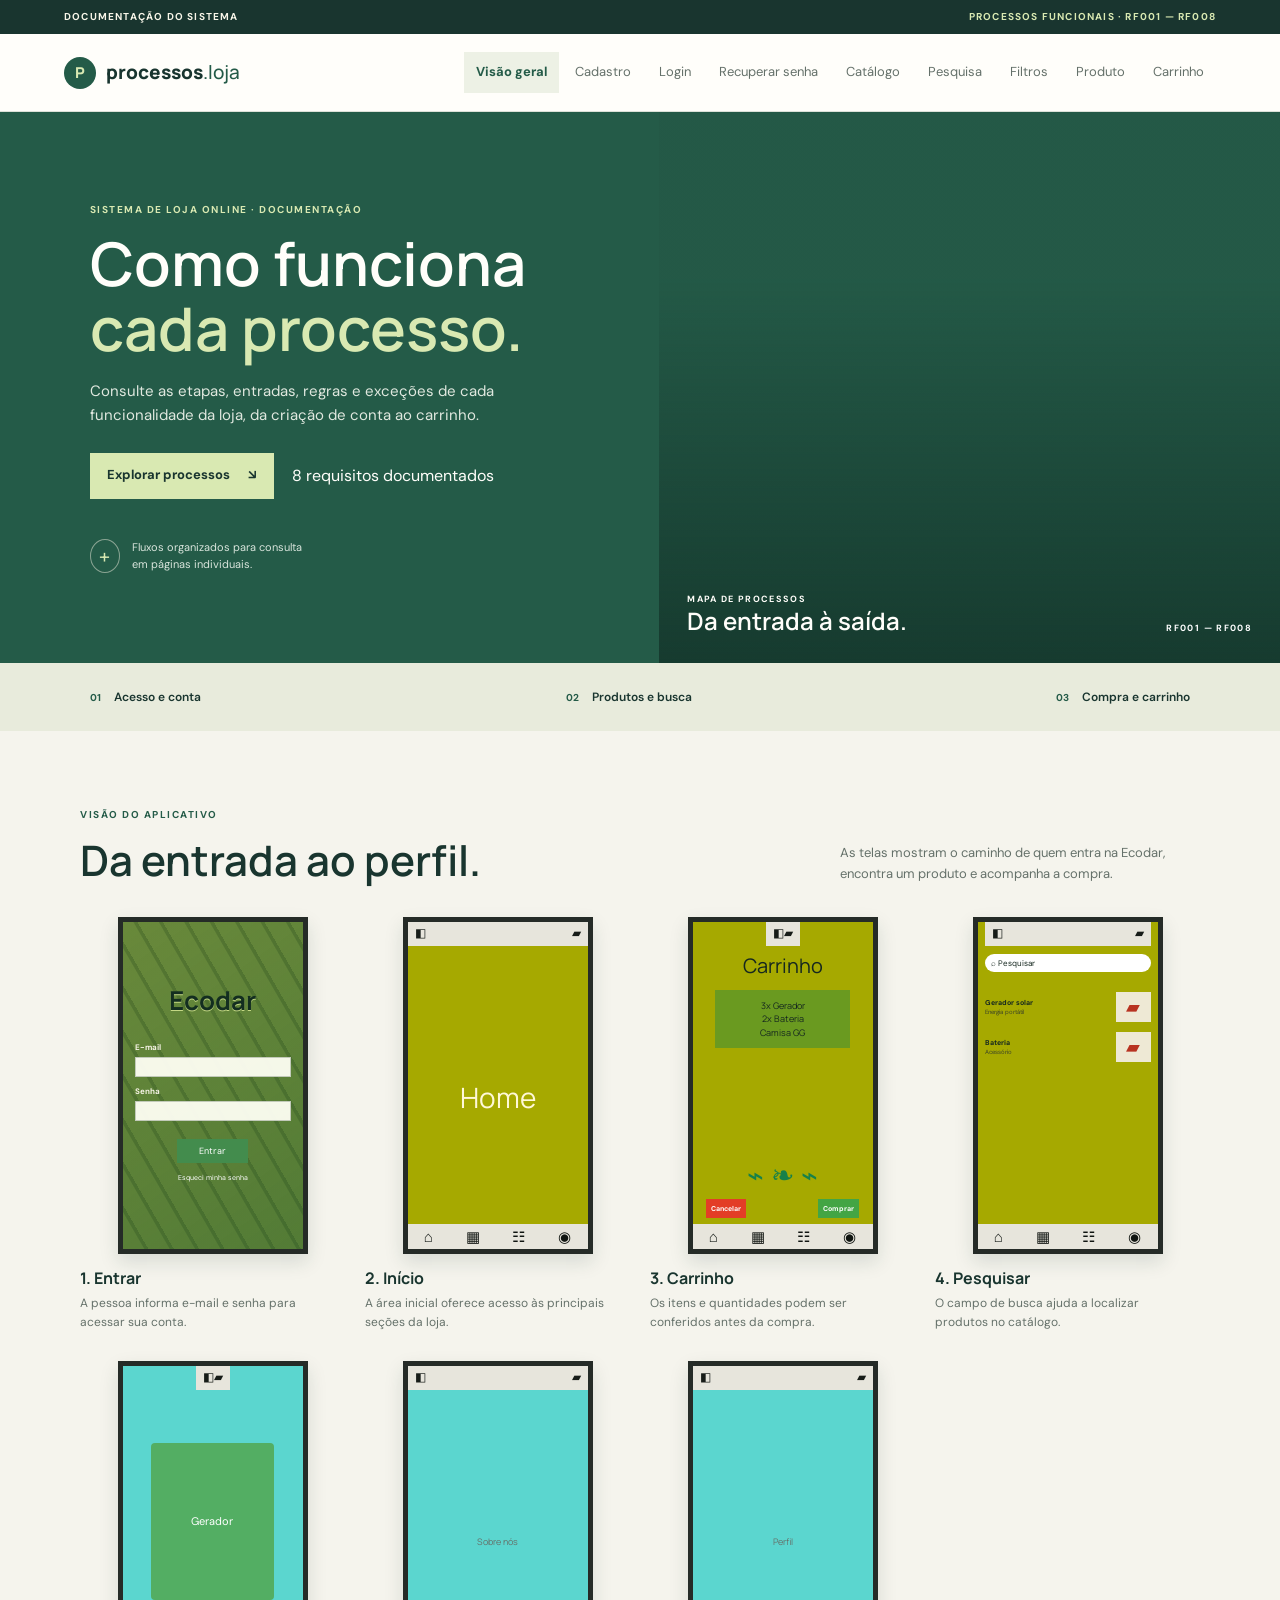
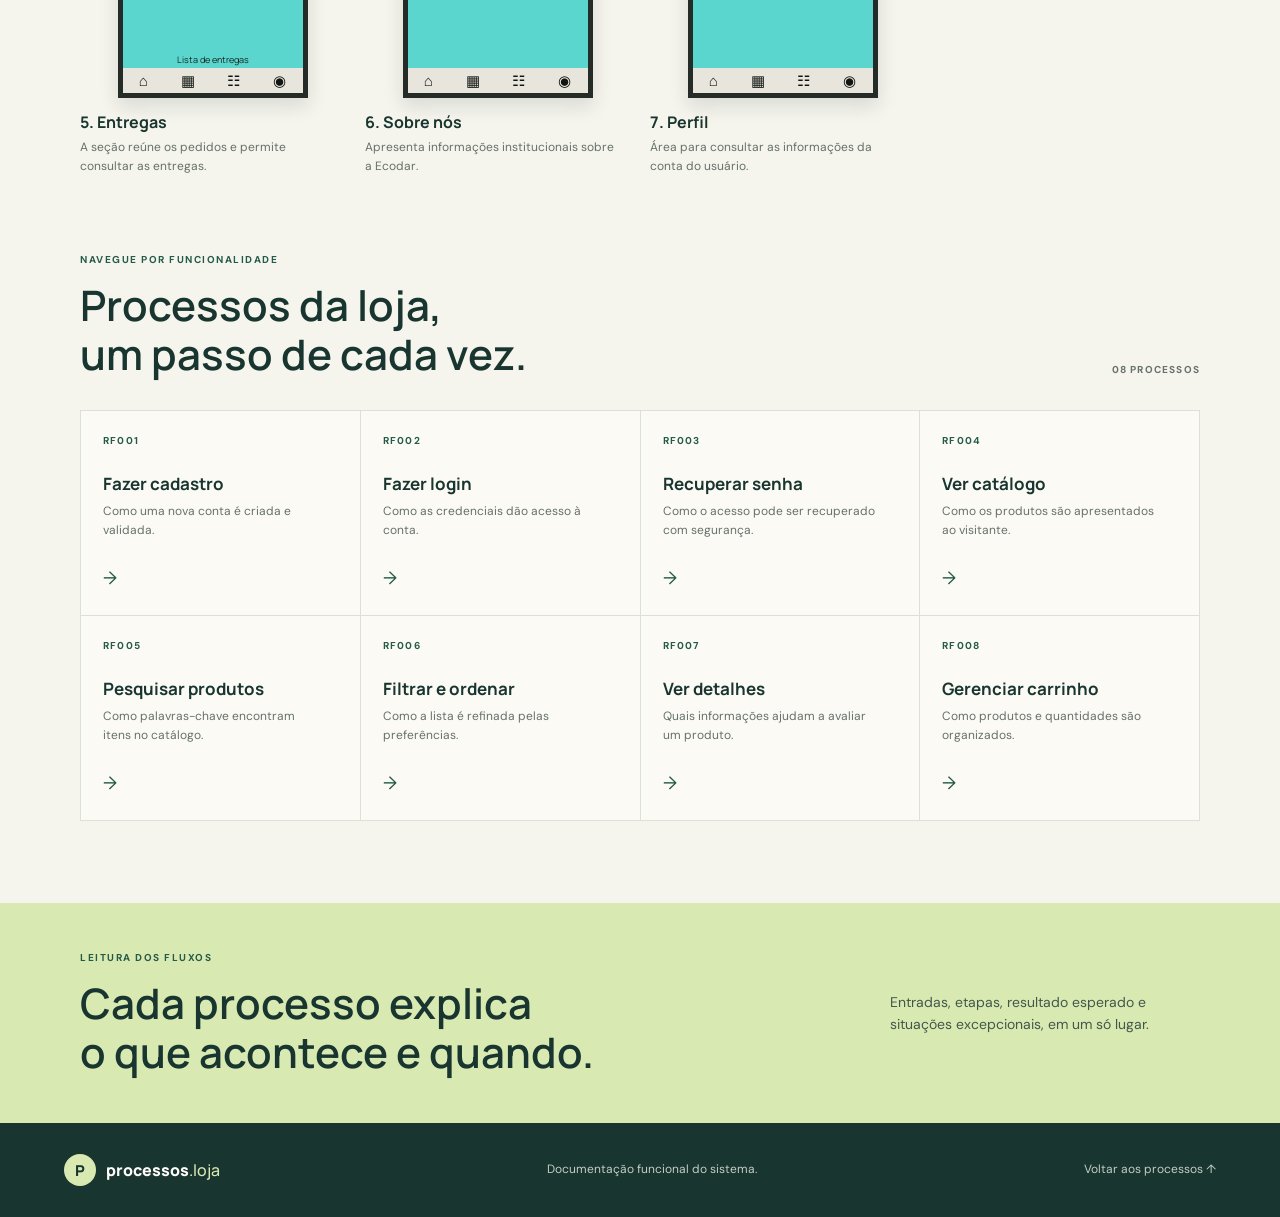
<file: index.html>
<!DOCTYPE html>
<html lang="pt-BR">
<head>
    <meta charset="UTF-8">
    <meta name="viewport" content="width=device-width, initial-scale=1.0">
    <meta name="theme-color" content="#153b30">
    <title>Processos da Loja | Documentação</title>
    <link rel="preconnect" href="https://fonts.googleapis.com">
    <link rel="preconnect" href="https://fonts.gstatic.com" crossorigin>
    <link href="https://fonts.googleapis.com/css2?family=DM+Sans:wght@400;500;600;700&family=Manrope:wght@400;500;600;700;800&display=swap" rel="stylesheet">
    <link rel="stylesheet" href="cores.css">
    <script src="funcional.js" defer></script>
</head>
<body>
    <div class="announcement-bar">DOCUMENTAÇÃO DO SISTEMA <span>PROCESSOS FUNCIONAIS · RF001 — RF008</span></div>
    <header class="site-header">
        <a class="brand" href="index.html" aria-label="Processos da Loja, início"><span class="brand-mark">P</span><span>processos<span class="brand-light">.loja</span></span></a>
        <button class="menu-toggle" type="button" data-menu-toggle aria-expanded="false" aria-controls="main-nav">Menu</button>
        <nav class="primary-nav" id="main-nav" aria-label="Navegação principal">
            <a class="is-current" href="index.html" aria-current="page">Visão geral</a>
            <a href="rf001.html">Cadastro</a><a href="rf002.html">Login</a><a href="rf003.html">Recuperar senha</a>
            <a href="rf004.html">Catálogo</a><a href="rf005.html">Pesquisa</a><a href="rf006.html">Filtros</a>
            <a href="rf007.html">Produto</a><a href="rf008.html">Carrinho</a>
        </nav>
    </header>
    <main>
        <section class="hero intro-hero">
            <div class="hero-copy">
                <p class="eyebrow">SISTEMA DE LOJA ONLINE · DOCUMENTAÇÃO</p>
                <h1>Como funciona<br><span>cada processo.</span></h1>
                <p class="hero-description">Consulte as etapas, entradas, regras e exceções de cada funcionalidade da loja, da criação de conta ao carrinho.</p>
                <div class="hero-actions"><a class="button button-light" href="#processos">Explorar processos <span aria-hidden="true">↘</span></a><span class="hero-text-link">8 requisitos documentados</span></div>
                <div class="hero-note"><span class="hero-note-mark">+</span><span>Fluxos organizados para consulta<br>em páginas individuais.</span></div>
            </div>
            <div class="hero-visual" role="img" aria-label="Painéis solares em uma instalação de energia renovável"><div class="hero-caption"><span>MAPA DE PROCESSOS</span><strong>Da entrada à saída.</strong></div><span class="hero-serial">RF001 — RF008</span></div>
        </section>
        <section class="trust-strip" aria-label="Organização dos processos"><p><span>01</span> Acesso e conta</p><p><span>02</span> Produtos e busca</p><p><span>03</span> Compra e carrinho</p></section>
        <section class="app-tour page-width" aria-labelledby="app-tour-title">
            <div class="section-heading"><div><p class="eyebrow">VISÃO DO APLICATIVO</p><h2 id="app-tour-title">Da entrada ao perfil.</h2></div><p class="tour-intro">As telas mostram o caminho de quem entra na Ecodar, encontra um produto e acompanha a compra.</p></div>
            <div class="screen-gallery">
                <article class="screen-card">
                    <div class="phone-preview login-screen" role="img" aria-label="Prévia da tela de login da Ecodar">
                        <div class="login-brand">Ecodar</div><span class="mini-label">E-mail</span><div class="mini-input"></div><span class="mini-label">Senha</span><div class="mini-input"></div><div class="mini-button">Entrar</div><span class="login-help">Esqueci minha senha</span>
                    </div>
                    <h3>1. Entrar</h3><p>A pessoa informa e-mail e senha para acessar sua conta.</p>
                </article>
                <article class="screen-card">
                    <div class="phone-preview app-screen home-screen" role="img" aria-label="Prévia da página inicial da Ecodar"><div class="mini-status"><span>◧</span><span>▰</span></div><strong>Home</strong><div class="mini-nav"><span>⌂</span><span>▦</span><span>☷</span><span>◉</span></div></div>
                    <h3>2. Início</h3><p>A área inicial oferece acesso às principais seções da loja.</p>
                </article>
                <article class="screen-card">
                    <div class="phone-preview app-screen cart-screen"><div class="mini-status"><span>◧</span><span>▰</span></div><h4>Carrinho</h4><div class="mini-product">3x Gerador<br>2x Bateria<br>Camisa GG</div><div class="mini-plant" aria-hidden="true">⌁ ❧ ⌁</div><div class="mini-actions"><span>Cancelar</span><span>Comprar</span></div><div class="mini-nav"><span>⌂</span><span>▦</span><span>☷</span><span>◉</span></div></div>
                    <h3>3. Carrinho</h3><p>Os itens e quantidades podem ser conferidos antes da compra.</p>
                </article>
                <article class="screen-card">
                    <div class="phone-preview app-screen search-screen"><div class="mini-status"><span>◧</span><span>▰</span></div><div class="mini-search">⌕ Pesquisar</div><div class="mini-results"><div><b>Gerador solar</b><span>Energia portátil</span></div><i aria-hidden="true">▰</i><div><b>Bateria</b><span>Acessório</span></div><i aria-hidden="true">▰</i></div><div class="mini-nav"><span>⌂</span><span>▦</span><span>☷</span><span>◉</span></div></div>
                    <h3>4. Pesquisar</h3><p>O campo de busca ajuda a localizar produtos no catálogo.</p>
                </article>
                <article class="screen-card">
                    <div class="phone-preview app-screen delivery-screen"><div class="mini-status"><span>◧</span><span>▰</span></div><div class="delivery-tile">Gerador</div><span class="delivery-caption">Lista de entregas</span><div class="mini-nav"><span>⌂</span><span>▦</span><span>☷</span><span>◉</span></div></div>
                    <h3>5. Entregas</h3><p>A seção reúne os pedidos e permite consultar as entregas.</p>
                </article>
                <article class="screen-card">
                    <div class="phone-preview app-screen about-screen"><div class="mini-status"><span>◧</span><span>▰</span></div><p>Sobre nós</p><div class="mini-nav"><span>⌂</span><span>▦</span><span>☷</span><span>◉</span></div></div>
                    <h3>6. Sobre nós</h3><p>Apresenta informações institucionais sobre a Ecodar.</p>
                </article>
                <article class="screen-card">
                    <div class="phone-preview app-screen profile-screen"><div class="mini-status"><span>◧</span><span>▰</span></div><p>Perfil</p><div class="mini-nav"><span>⌂</span><span>▦</span><span>☷</span><span>◉</span></div></div>
                    <h3>7. Perfil</h3><p>Área para consultar as informações da conta do usuário.</p>
                </article>
            </div>
        </section>
        <section class="catalog-section page-width" id="processos">
            <div class="section-heading"><div><p class="eyebrow">NAVEGUE POR FUNCIONALIDADE</p><h2>Processos da loja,<br>um passo de cada vez.</h2></div><span class="section-count">08 PROCESSOS</span></div>
            <div class="process-grid">
                <a class="process-card" href="rf001.html"><span class="process-number">RF001</span><h3>Fazer cadastro</h3><p>Como uma nova conta é criada e validada.</p><span class="process-arrow">→</span></a>
                <a class="process-card" href="rf002.html"><span class="process-number">RF002</span><h3>Fazer login</h3><p>Como as credenciais dão acesso à conta.</p><span class="process-arrow">→</span></a>
                <a class="process-card" href="rf003.html"><span class="process-number">RF003</span><h3>Recuperar senha</h3><p>Como o acesso pode ser recuperado com segurança.</p><span class="process-arrow">→</span></a>
                <a class="process-card" href="rf004.html"><span class="process-number">RF004</span><h3>Ver catálogo</h3><p>Como os produtos são apresentados ao visitante.</p><span class="process-arrow">→</span></a>
                <a class="process-card" href="rf005.html"><span class="process-number">RF005</span><h3>Pesquisar produtos</h3><p>Como palavras-chave encontram itens no catálogo.</p><span class="process-arrow">→</span></a>
                <a class="process-card" href="rf006.html"><span class="process-number">RF006</span><h3>Filtrar e ordenar</h3><p>Como a lista é refinada pelas preferências.</p><span class="process-arrow">→</span></a>
                <a class="process-card" href="rf007.html"><span class="process-number">RF007</span><h3>Ver detalhes</h3><p>Quais informações ajudam a avaliar um produto.</p><span class="process-arrow">→</span></a>
                <a class="process-card" href="rf008.html"><span class="process-number">RF008</span><h3>Gerenciar carrinho</h3><p>Como produtos e quantidades são organizados.</p><span class="process-arrow">→</span></a>
            </div>
        </section>
        <section class="closing-banner"><div><p class="eyebrow">LEITURA DOS FLUXOS</p><h2>Cada processo explica<br>o que acontece e quando.</h2></div><p class="closing-note">Entradas, etapas, resultado esperado e situações excepcionais, em um só lugar.</p></section>
    </main>
    <footer class="site-footer"><a class="brand brand-footer" href="index.html"><span class="brand-mark">P</span><span>processos<span class="brand-light">.loja</span></span></a><p>Documentação funcional do sistema.</p><a href="#processos">Voltar aos processos <span aria-hidden="true">↑</span></a></footer>
</body>
</html>
</file>
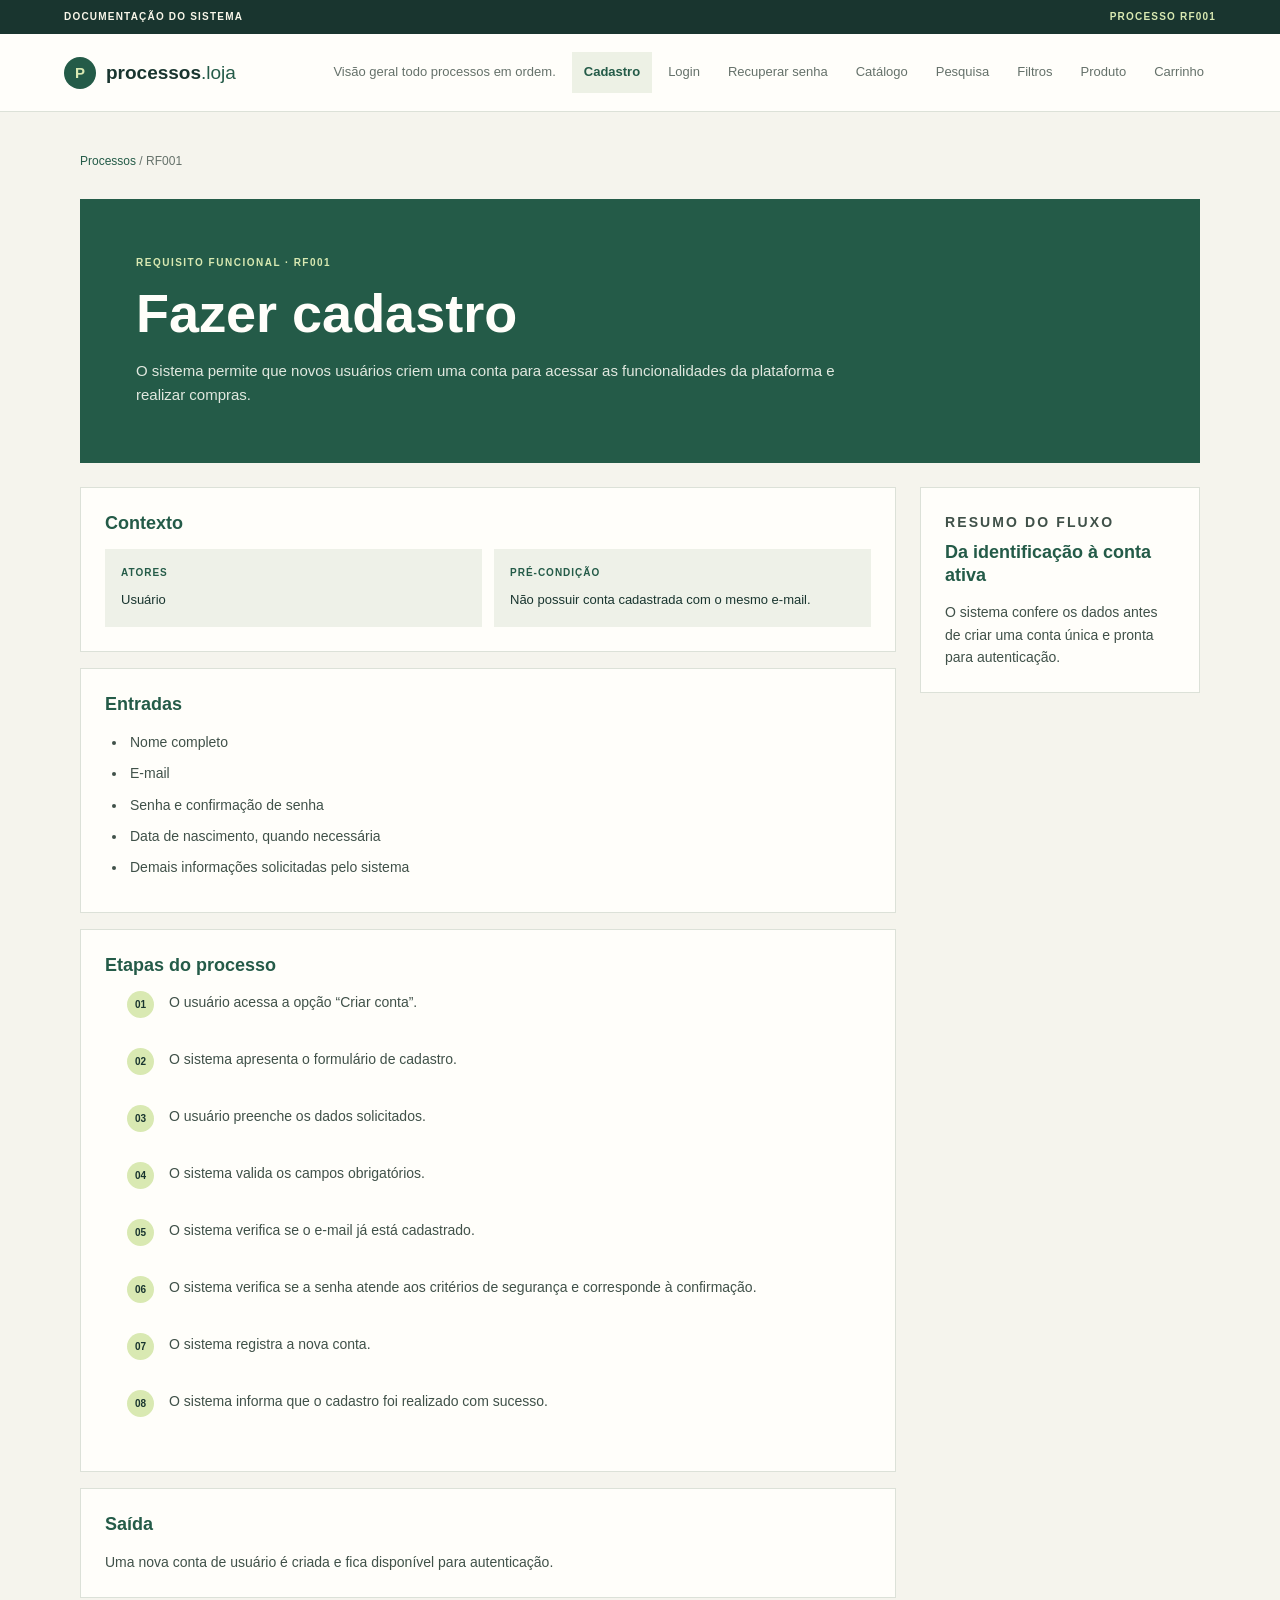
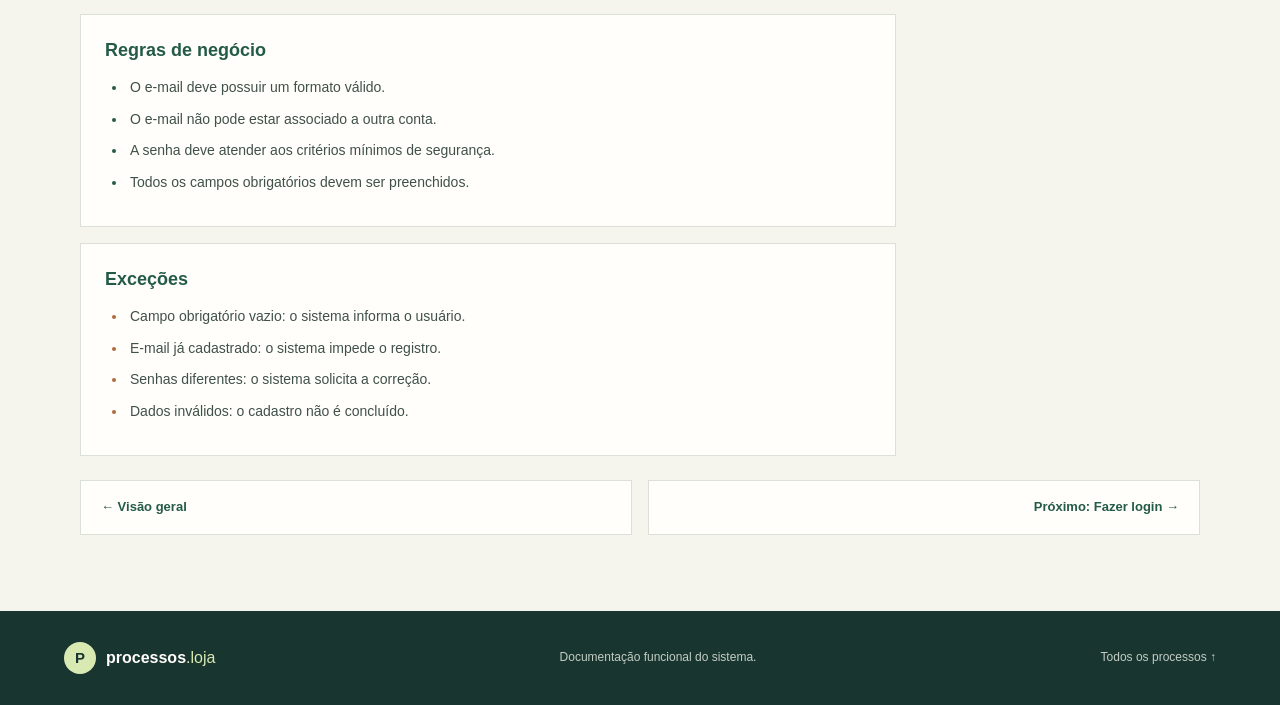
<file: rf001.html>
<!DOCTYPE html>
<html lang="pt-BR">
<head>
    <meta charset="UTF-8">
    <meta name="viewport" content="width=device-width, initial-scale=1.0">
    <title>RF001 — Fazer cadastro | Processos da Loja ordem de requisitto funcional e não funcional.</title>
    <link rel="stylesheet" href="cores.css">
    <script src="funcional.js" defer></script>
</head>
<body>
    <div class="announcement-bar">DOCUMENTAÇÃO DO SISTEMA <span>PROCESSO RF001</span></div>
    <header class="site-header">
        <a class="brand" href="index.html"><span class="brand-mark">P</span><span>processos<span class="brand-light">.loja</span></span></a>
        <button class="menu-toggle" type="button" data-menu-toggle aria-expanded="false" aria-controls="main-nav">Menu</button>
        <nav class="primary-nav" id="main-nav" aria-label="Navegação principal">
            <a href="index.html">Visão geral todo processos em ordem.</a><a class="is-current" href="rf001.html" aria-current="page">Cadastro</a><a href="rf002.html">Login</a><a href="rf003.html">Recuperar senha</a><a href="rf004.html">Catálogo</a><a href="rf005.html">Pesquisa</a><a href="rf006.html">Filtros</a><a href="rf007.html">Produto</a><a href="rf008.html">Carrinho</a>
        </nav>
    </header>
    <main class="document-shell">
        <p class="breadcrumb"><a href="index.html">Processos</a> / RF001</p>
        <section class="document-hero"><p class="eyebrow">REQUISITO FUNCIONAL · RF001</p><h1 class="document-title">Fazer cadastro</h1><p class="document-summary">O sistema permite que novos usuários criem uma conta para acessar as funcionalidades da plataforma e realizar compras.</p></section>
        <div class="requirement-layout">
            <article class="requirement-content">
                <section class="spec-block"><h2>Contexto</h2><div class="process-meta"><div class="meta-item"><strong>Atores</strong><span>Usuário</span></div><div class="meta-item"><strong>Pré-condição</strong><span>Não possuir conta cadastrada com o mesmo e-mail.</span></div></div></section>
                <section class="spec-block"><h2>Entradas</h2><ul><li>Nome completo</li><li>E-mail</li><li>Senha e confirmação de senha</li><li>Data de nascimento, quando necessária</li><li>Demais informações solicitadas pelo sistema</li></ul></section>
                <section class="spec-block"><h2>Etapas do processo</h2><ol class="steps-list"><li>O usuário acessa a opção “Criar conta”.</li><li>O sistema apresenta o formulário de cadastro.</li><li>O usuário preenche os dados solicitados.</li><li>O sistema valida os campos obrigatórios.</li><li>O sistema verifica se o e-mail já está cadastrado.</li><li>O sistema verifica se a senha atende aos critérios de segurança e corresponde à confirmação.</li><li>O sistema registra a nova conta.</li><li>O sistema informa que o cadastro foi realizado com sucesso.</li></ol></section>
                <section class="spec-block"><h2>Saída</h2><p>Uma nova conta de usuário é criada e fica disponível para autenticação.</p></section>
                <section class="spec-block"><h2>Regras de negócio</h2><ul class="rule-list"><li>O e-mail deve possuir um formato válido.</li><li>O e-mail não pode estar associado a outra conta.</li><li>A senha deve atender aos critérios mínimos de segurança.</li><li>Todos os campos obrigatórios devem ser preenchidos.</li></ul></section>
                <section class="spec-block"><h2>Exceções</h2><ul class="exception-list"><li>Campo obrigatório vazio: o sistema informa o usuário.</li><li>E-mail já cadastrado: o sistema impede o registro.</li><li>Senhas diferentes: o sistema solicita a correção.</li><li>Dados inválidos: o cadastro não é concluído.</li></ul></section>
            </article>
            <aside class="requirement-aside"><p class="eyebrow">RESUMO DO FLUXO</p><h2>Da identificação à conta ativa</h2><p>O sistema confere os dados antes de criar uma conta única e pronta para autenticação.</p></aside>
        </div>
        <nav class="process-pagination" aria-label="Outros processos"><a href="index.html">← Visão geral</a><a href="rf002.html">Próximo: Fazer login →</a></nav>
    </main>
    <footer class="site-footer"><a class="brand brand-footer" href="index.html"><span class="brand-mark">P</span><span>processos<span class="brand-light">.loja</span></span></a><p>Documentação funcional do sistema.</p><a href="index.html">Todos os processos ↑</a></footer>
</body>
</html>
</file>
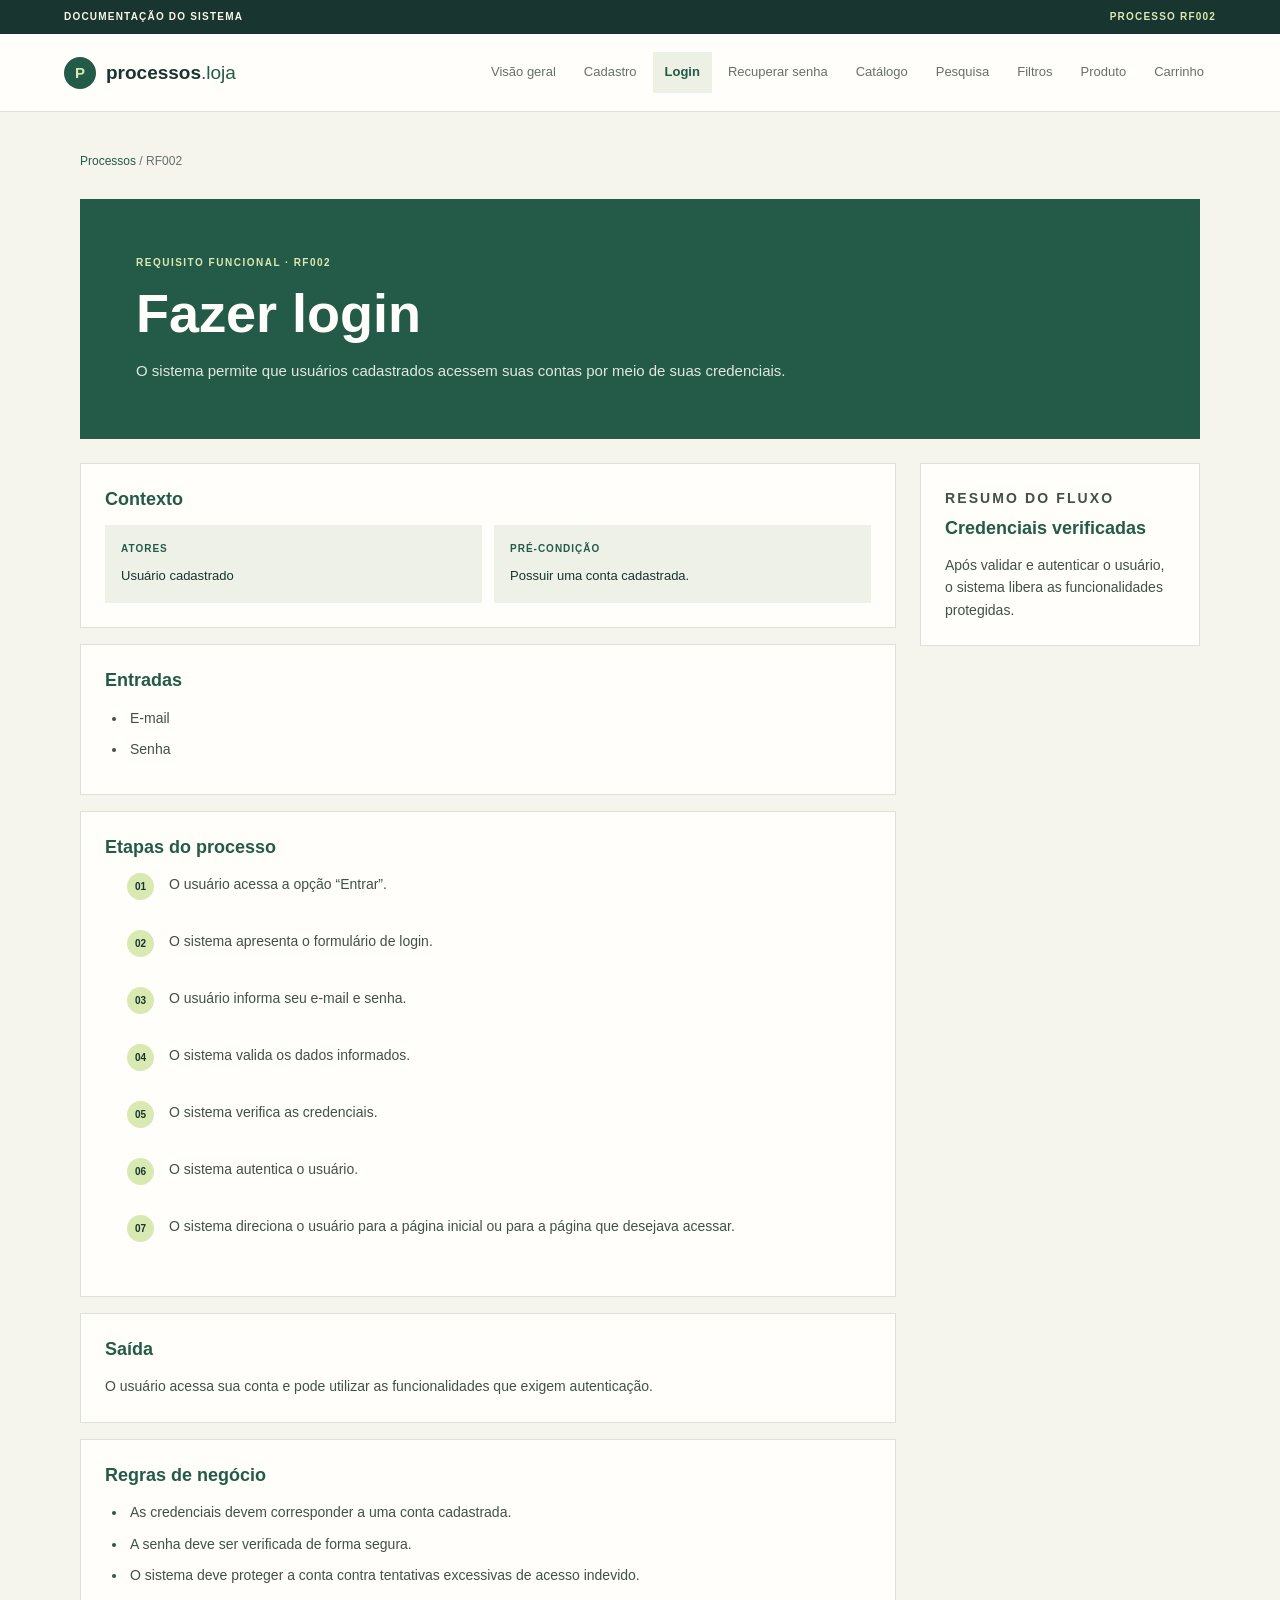
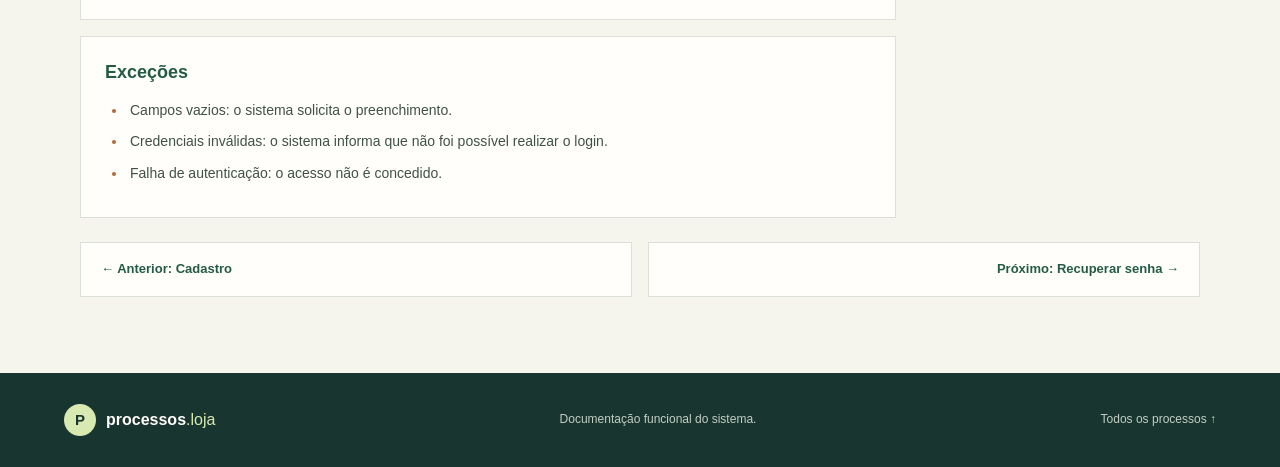
<file: rf002.html>
<!DOCTYPE html>
<html lang="pt-BR">
<head>
    <meta charset="UTF-8">
    <meta name="viewport" content="width=device-width, initial-scale=1.0">
    <title>RF002 — Fazer login | Processos da Loja</title>
    <link rel="stylesheet" href="cores.css">
    <script src="funcional.js" defer></script>
</head>
<body>
    <div class="announcement-bar">DOCUMENTAÇÃO DO SISTEMA <span>PROCESSO RF002</span></div>
    <header class="site-header">
        <a class="brand" href="index.html"><span class="brand-mark">P</span><span>processos<span class="brand-light">.loja</span></span></a>
        <button class="menu-toggle" type="button" data-menu-toggle aria-expanded="false" aria-controls="main-nav">Menu</button>
        <nav class="primary-nav" id="main-nav" aria-label="Navegação principal">
            <a href="index.html">Visão geral</a><a href="rf001.html">Cadastro</a><a class="is-current" href="rf002.html" aria-current="page">Login</a><a href="rf003.html">Recuperar senha</a><a href="rf004.html">Catálogo</a><a href="rf005.html">Pesquisa</a><a href="rf006.html">Filtros</a><a href="rf007.html">Produto</a><a href="rf008.html">Carrinho</a>
        </nav>
    </header>
    <main class="document-shell">
        <p class="breadcrumb"><a href="index.html">Processos</a> / RF002</p>
        <section class="document-hero"><p class="eyebrow">REQUISITO FUNCIONAL · RF002</p><h1 class="document-title">Fazer login</h1><p class="document-summary">O sistema permite que usuários cadastrados acessem suas contas por meio de suas credenciais.</p></section>
        <div class="requirement-layout">
            <article class="requirement-content">
                <section class="spec-block"><h2>Contexto</h2><div class="process-meta"><div class="meta-item"><strong>Atores</strong><span>Usuário cadastrado</span></div><div class="meta-item"><strong>Pré-condição</strong><span>Possuir uma conta cadastrada.</span></div></div></section>
                <section class="spec-block"><h2>Entradas</h2><ul><li>E-mail</li><li>Senha</li></ul></section>
                <section class="spec-block"><h2>Etapas do processo</h2><ol class="steps-list"><li>O usuário acessa a opção “Entrar”.</li><li>O sistema apresenta o formulário de login.</li><li>O usuário informa seu e-mail e senha.</li><li>O sistema valida os dados informados.</li><li>O sistema verifica as credenciais.</li><li>O sistema autentica o usuário.</li><li>O sistema direciona o usuário para a página inicial ou para a página que desejava acessar.</li></ol></section>
                <section class="spec-block"><h2>Saída</h2><p>O usuário acessa sua conta e pode utilizar as funcionalidades que exigem autenticação.</p></section>
                <section class="spec-block"><h2>Regras de negócio</h2><ul class="rule-list"><li>As credenciais devem corresponder a uma conta cadastrada.</li><li>A senha deve ser verificada de forma segura.</li><li>O sistema deve proteger a conta contra tentativas excessivas de acesso indevido.</li></ul></section>
                <section class="spec-block"><h2>Exceções</h2><ul class="exception-list"><li>Campos vazios: o sistema solicita o preenchimento.</li><li>Credenciais inválidas: o sistema informa que não foi possível realizar o login.</li><li>Falha de autenticação: o acesso não é concedido.</li></ul></section>
            </article>
            <aside class="requirement-aside"><p class="eyebrow">RESUMO DO FLUXO</p><h2>Credenciais verificadas</h2><p>Após validar e autenticar o usuário, o sistema libera as funcionalidades protegidas.</p></aside>
        </div>
        <nav class="process-pagination" aria-label="Outros processos"><a href="rf001.html">← Anterior: Cadastro</a><a href="rf003.html">Próximo: Recuperar senha →</a></nav>
    </main>
    <footer class="site-footer"><a class="brand brand-footer" href="index.html"><span class="brand-mark">P</span><span>processos<span class="brand-light">.loja</span></span></a><p>Documentação funcional do sistema.</p><a href="index.html">Todos os processos ↑</a></footer>
</body>
</html>
</file>
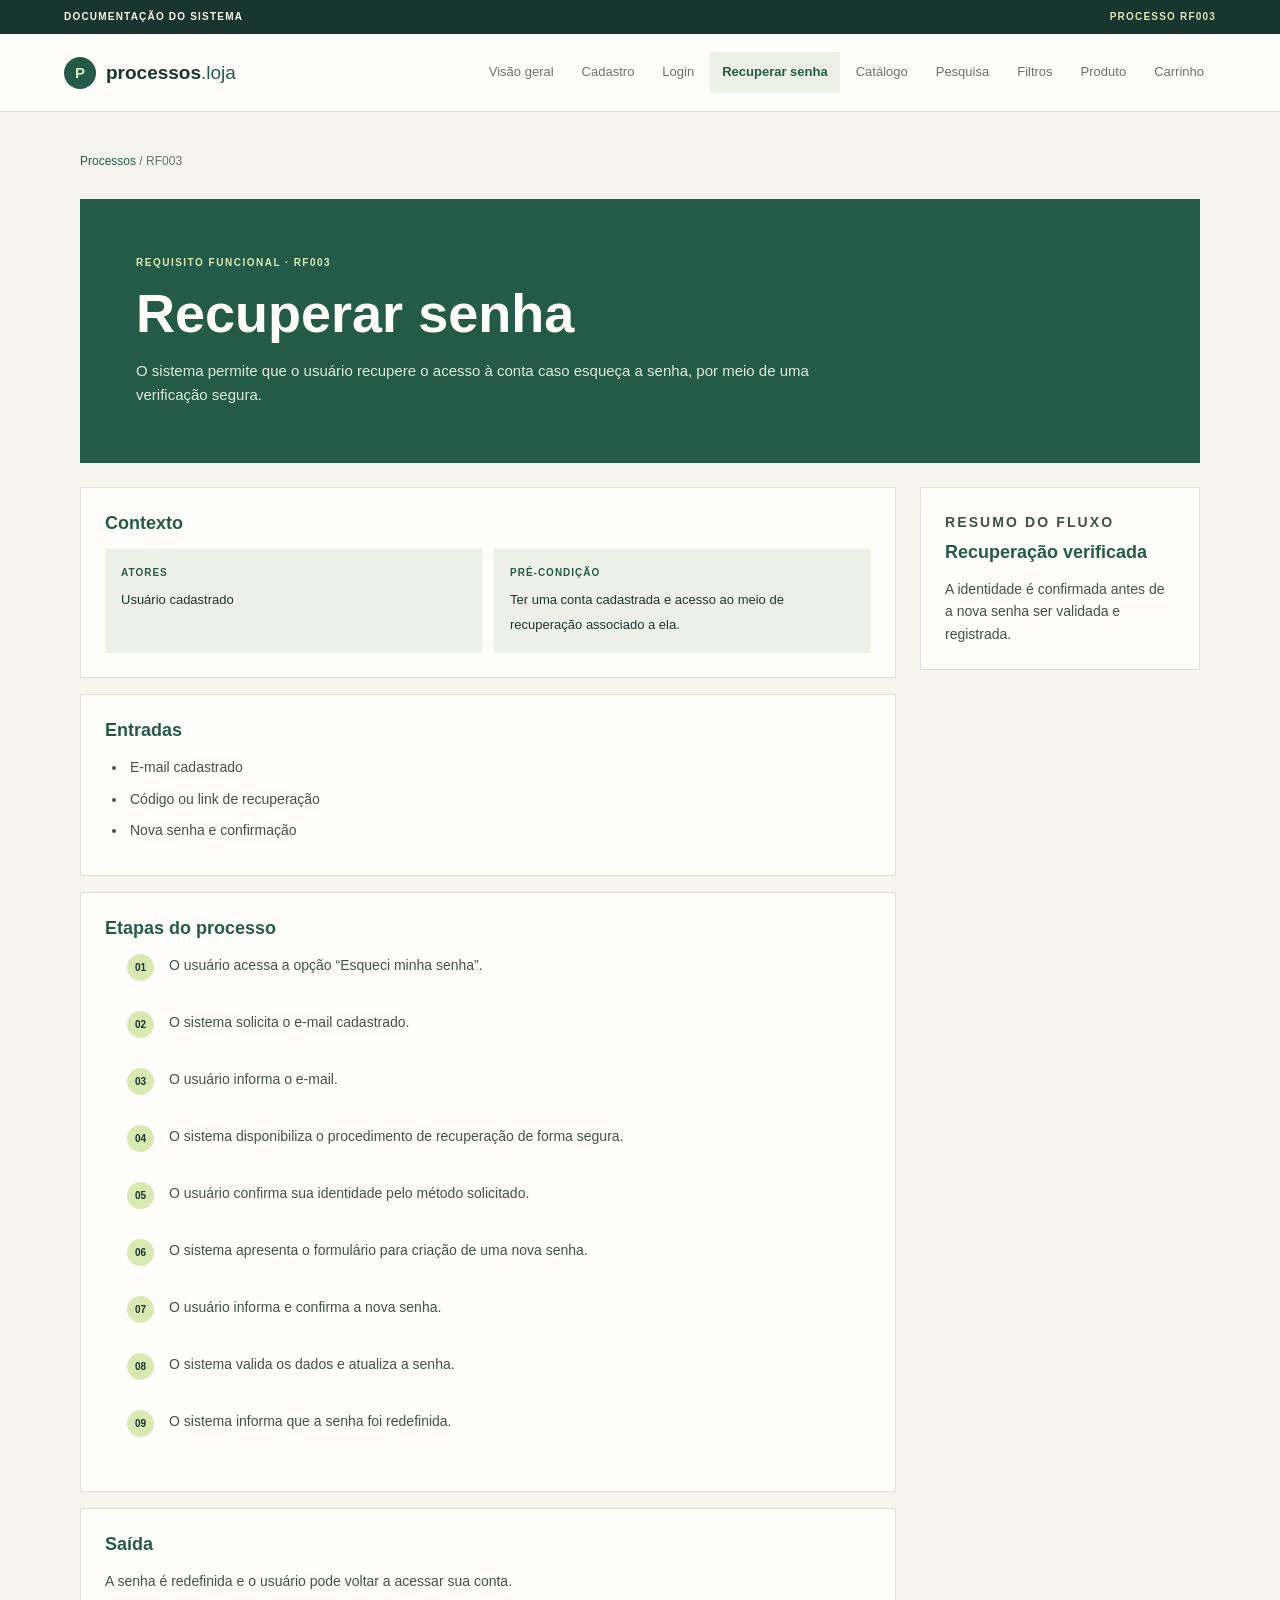
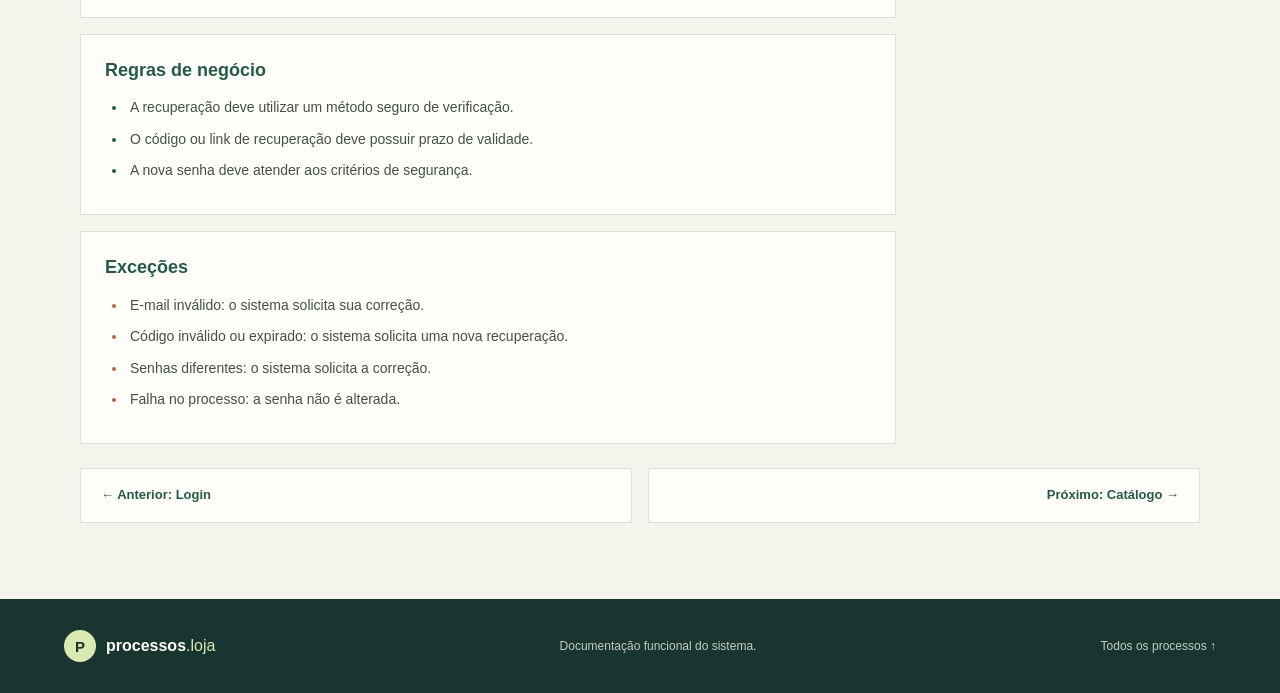
<file: rf003.html>
<!DOCTYPE html>
<html lang="pt-BR">
<head>
    <meta charset="UTF-8">
    <meta name="viewport" content="width=device-width, initial-scale=1.0">
    <title>RF003 — Recuperar senha | Processos da Loja</title>
    <link rel="stylesheet" href="cores.css">
    <script src="funcional.js" defer></script>
</head>
<body>
    <div class="announcement-bar">DOCUMENTAÇÃO DO SISTEMA <span>PROCESSO RF003</span></div>
    <header class="site-header">
        <a class="brand" href="index.html"><span class="brand-mark">P</span><span>processos<span class="brand-light">.loja</span></span></a>
        <button class="menu-toggle" type="button" data-menu-toggle aria-expanded="false" aria-controls="main-nav">Menu</button>
        <nav class="primary-nav" id="main-nav" aria-label="Navegação principal">
            <a href="index.html">Visão geral</a><a href="rf001.html">Cadastro</a><a href="rf002.html">Login</a><a class="is-current" href="rf003.html" aria-current="page">Recuperar senha</a><a href="rf004.html">Catálogo</a><a href="rf005.html">Pesquisa</a><a href="rf006.html">Filtros</a><a href="rf007.html">Produto</a><a href="rf008.html">Carrinho</a>
        </nav>
    </header>
    <main class="document-shell">
        <p class="breadcrumb"><a href="index.html">Processos</a> / RF003</p>
        <section class="document-hero"><p class="eyebrow">REQUISITO FUNCIONAL · RF003</p><h1 class="document-title">Recuperar senha</h1><p class="document-summary">O sistema permite que o usuário recupere o acesso à conta caso esqueça a senha, por meio de uma verificação segura.</p></section>
        <div class="requirement-layout">
            <article class="requirement-content">
                <section class="spec-block"><h2>Contexto</h2><div class="process-meta"><div class="meta-item"><strong>Atores</strong><span>Usuário cadastrado</span></div><div class="meta-item"><strong>Pré-condição</strong><span>Ter uma conta cadastrada e acesso ao meio de recuperação associado a ela.</span></div></div></section>
                <section class="spec-block"><h2>Entradas</h2><ul><li>E-mail cadastrado</li><li>Código ou link de recuperação</li><li>Nova senha e confirmação</li></ul></section>
                <section class="spec-block"><h2>Etapas do processo</h2><ol class="steps-list"><li>O usuário acessa a opção “Esqueci minha senha”.</li><li>O sistema solicita o e-mail cadastrado.</li><li>O usuário informa o e-mail.</li><li>O sistema disponibiliza o procedimento de recuperação de forma segura.</li><li>O usuário confirma sua identidade pelo método solicitado.</li><li>O sistema apresenta o formulário para criação de uma nova senha.</li><li>O usuário informa e confirma a nova senha.</li><li>O sistema valida os dados e atualiza a senha.</li><li>O sistema informa que a senha foi redefinida.</li></ol></section>
                <section class="spec-block"><h2>Saída</h2><p>A senha é redefinida e o usuário pode voltar a acessar sua conta.</p></section>
                <section class="spec-block"><h2>Regras de negócio</h2><ul class="rule-list"><li>A recuperação deve utilizar um método seguro de verificação.</li><li>O código ou link de recuperação deve possuir prazo de validade.</li><li>A nova senha deve atender aos critérios de segurança.</li></ul></section>
                <section class="spec-block"><h2>Exceções</h2><ul class="exception-list"><li>E-mail inválido: o sistema solicita sua correção.</li><li>Código inválido ou expirado: o sistema solicita uma nova recuperação.</li><li>Senhas diferentes: o sistema solicita a correção.</li><li>Falha no processo: a senha não é alterada.</li></ul></section>
            </article>
            <aside class="requirement-aside"><p class="eyebrow">RESUMO DO FLUXO</p><h2>Recuperação verificada</h2><p>A identidade é confirmada antes de a nova senha ser validada e registrada.</p></aside>
        </div>
        <nav class="process-pagination" aria-label="Outros processos"><a href="rf002.html">← Anterior: Login</a><a href="rf004.html">Próximo: Catálogo →</a></nav>
    </main>
    <footer class="site-footer"><a class="brand brand-footer" href="index.html"><span class="brand-mark">P</span><span>processos<span class="brand-light">.loja</span></span></a><p>Documentação funcional do sistema.</p><a href="index.html">Todos os processos ↑</a></footer>
</body>
</html>
</file>
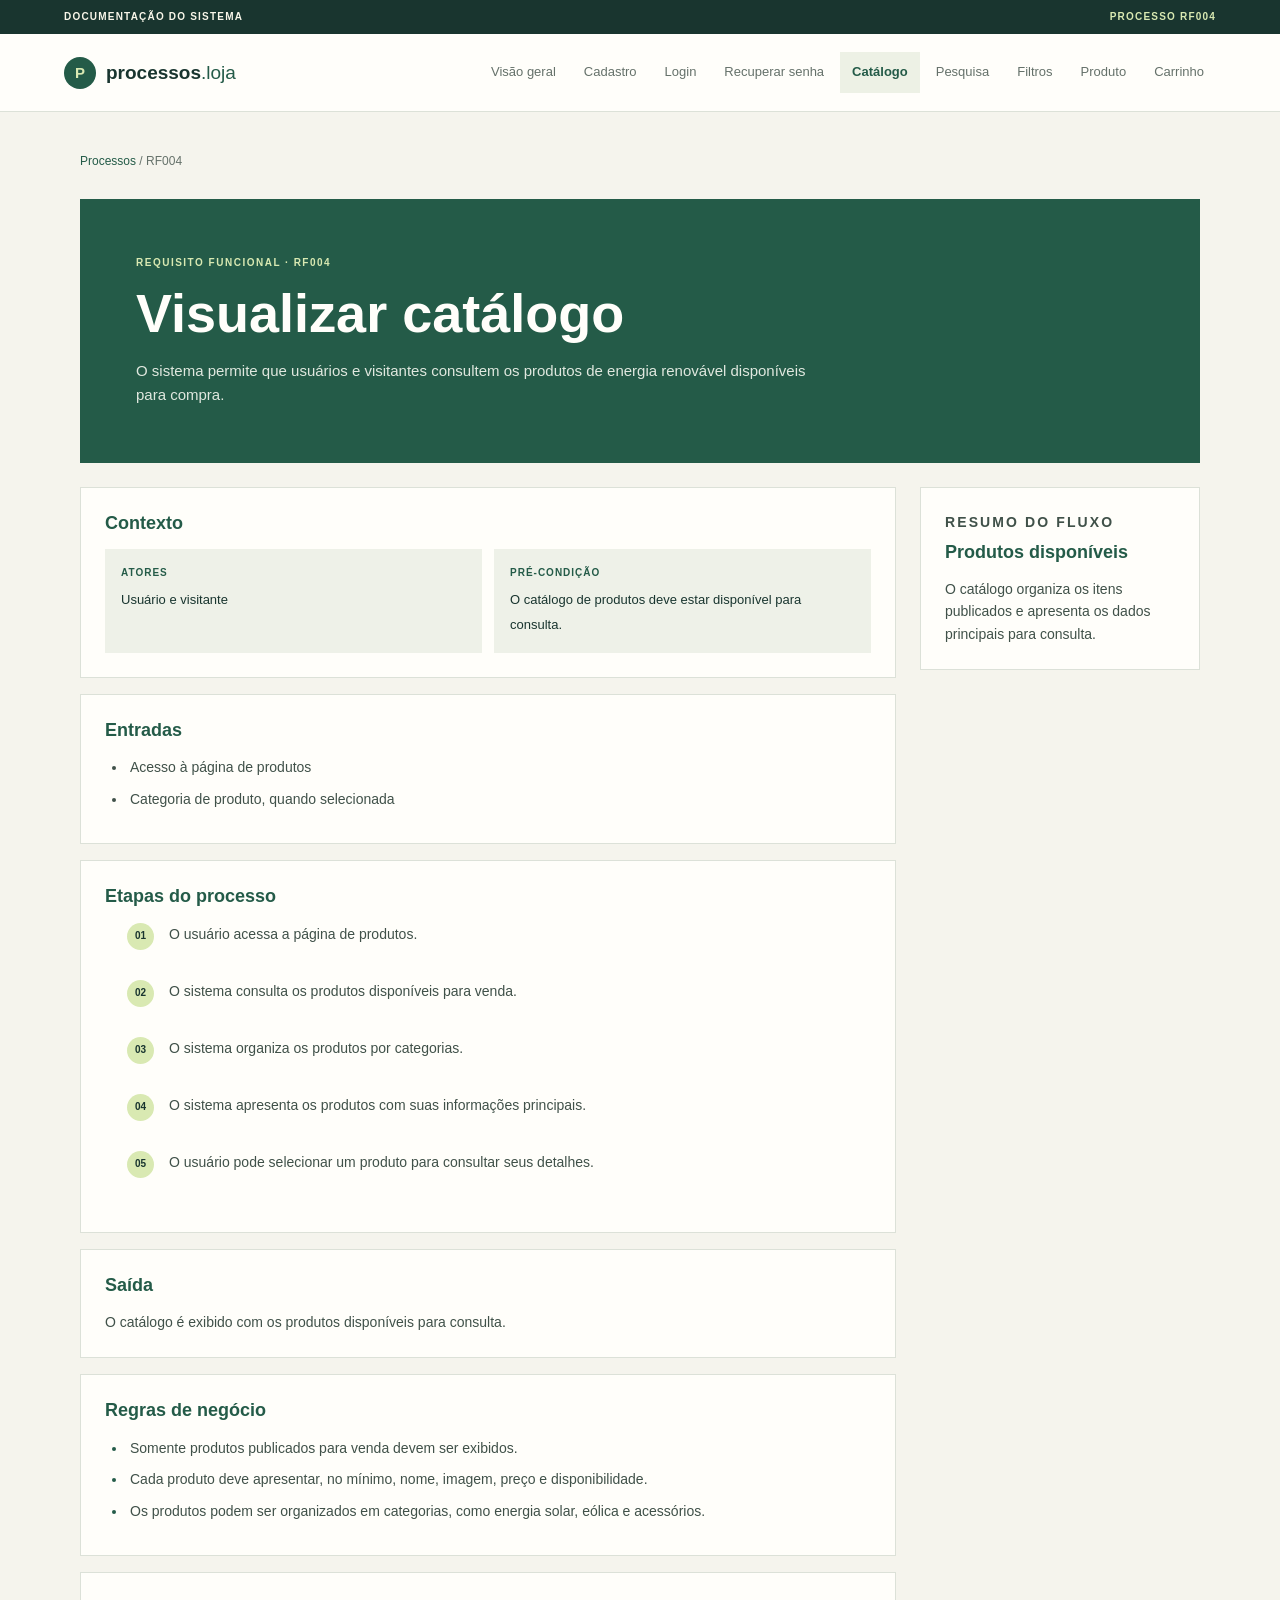
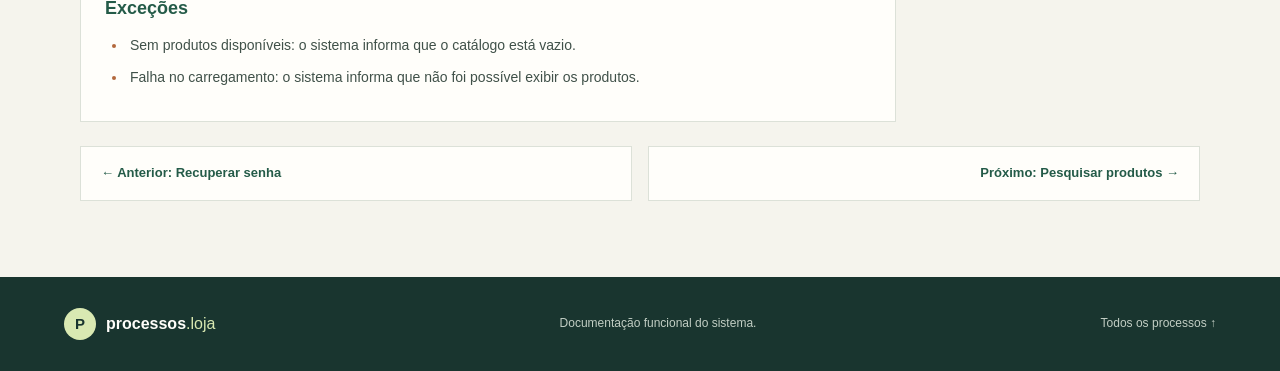
<file: rf004.html>
<!DOCTYPE html>
<html lang="pt-BR">
<head>
    <meta charset="UTF-8">
    <meta name="viewport" content="width=device-width, initial-scale=1.0">
    <title>RF004 — Visualizar catálogo | Processos da Loja</title>
    <link rel="stylesheet" href="cores.css">
    <script src="funcional.js" defer></script>
</head>
<body>
    <div class="announcement-bar">DOCUMENTAÇÃO DO SISTEMA <span>PROCESSO RF004</span></div>
    <header class="site-header">
        <a class="brand" href="index.html"><span class="brand-mark">P</span><span>processos<span class="brand-light">.loja</span></span></a>
        <button class="menu-toggle" type="button" data-menu-toggle aria-expanded="false" aria-controls="main-nav">Menu</button>
        <nav class="primary-nav" id="main-nav" aria-label="Navegação principal">
            <a href="index.html">Visão geral</a><a href="rf001.html">Cadastro</a><a href="rf002.html">Login</a><a href="rf003.html">Recuperar senha</a><a class="is-current" href="rf004.html" aria-current="page">Catálogo</a><a href="rf005.html">Pesquisa</a><a href="rf006.html">Filtros</a><a href="rf007.html">Produto</a><a href="rf008.html">Carrinho</a>
        </nav>
    </header>
    <main class="document-shell">
        <p class="breadcrumb"><a href="index.html">Processos</a> / RF004</p>
        <section class="document-hero"><p class="eyebrow">REQUISITO FUNCIONAL · RF004</p><h1 class="document-title">Visualizar catálogo</h1><p class="document-summary">O sistema permite que usuários e visitantes consultem os produtos de energia renovável disponíveis para compra.</p></section>
        <div class="requirement-layout">
            <article class="requirement-content">
                <section class="spec-block"><h2>Contexto</h2><div class="process-meta"><div class="meta-item"><strong>Atores</strong><span>Usuário e visitante</span></div><div class="meta-item"><strong>Pré-condição</strong><span>O catálogo de produtos deve estar disponível para consulta.</span></div></div></section>
                <section class="spec-block"><h2>Entradas</h2><ul><li>Acesso à página de produtos</li><li>Categoria de produto, quando selecionada</li></ul></section>
                <section class="spec-block"><h2>Etapas do processo</h2><ol class="steps-list"><li>O usuário acessa a página de produtos.</li><li>O sistema consulta os produtos disponíveis para venda.</li><li>O sistema organiza os produtos por categorias.</li><li>O sistema apresenta os produtos com suas informações principais.</li><li>O usuário pode selecionar um produto para consultar seus detalhes.</li></ol></section>
                <section class="spec-block"><h2>Saída</h2><p>O catálogo é exibido com os produtos disponíveis para consulta.</p></section>
                <section class="spec-block"><h2>Regras de negócio</h2><ul class="rule-list"><li>Somente produtos publicados para venda devem ser exibidos.</li><li>Cada produto deve apresentar, no mínimo, nome, imagem, preço e disponibilidade.</li><li>Os produtos podem ser organizados em categorias, como energia solar, eólica e acessórios.</li></ul></section>
                <section class="spec-block"><h2>Exceções</h2><ul class="exception-list"><li>Sem produtos disponíveis: o sistema informa que o catálogo está vazio.</li><li>Falha no carregamento: o sistema informa que não foi possível exibir os produtos.</li></ul></section>
            </article>
            <aside class="requirement-aside"><p class="eyebrow">RESUMO DO FLUXO</p><h2>Produtos disponíveis</h2><p>O catálogo organiza os itens publicados e apresenta os dados principais para consulta.</p></aside>
        </div>
        <nav class="process-pagination" aria-label="Outros processos"><a href="rf003.html">← Anterior: Recuperar senha</a><a href="rf005.html">Próximo: Pesquisar produtos →</a></nav>
    </main>
    <footer class="site-footer"><a class="brand brand-footer" href="index.html"><span class="brand-mark">P</span><span>processos<span class="brand-light">.loja</span></span></a><p>Documentação funcional do sistema.</p><a href="index.html">Todos os processos ↑</a></footer>
</body>
</html>
</file>
<file: cores.css>
:root {
    color-scheme: light;
    --ink: #19352f;
    --forest: #245b48;
    --leaf: #d9e9b2;
    --sun: #e7a54b;
    --paper: #f5f4ed;
    --white: #fffefa;
    --muted: #65716a;
    --line: #dce1d8;
    --serif: "Manrope", Georgia, sans-serif;
    --sans: "DM Sans", "Segoe UI", sans-serif;
}

* { box-sizing: border-box; margin: 0; padding: 0; }
html { scroll-behavior: smooth; }
body { min-height: 100vh; background: var(--paper); color: var(--ink); font-family: var(--sans); line-height: 1.6; }
button, input, select { font: inherit; }
a { color: inherit; }

.announcement-bar { min-height: 34px; padding: 6px 5vw; display: flex; justify-content: space-between; align-items: center; gap: 16px; background: var(--ink); color: #f8f6e9; font-size: 10px; font-weight: 700; letter-spacing: .12em; }
.announcement-bar span { color: var(--leaf); }
.site-header { min-height: 78px; padding: 0 5vw; display: flex; align-items: center; justify-content: space-between; gap: 30px; background: var(--white); border-bottom: 1px solid var(--line); }
.brand { display: inline-flex; align-items: center; gap: 10px; color: var(--ink); text-decoration: none; font: 800 19px/1 var(--serif); white-space: nowrap; }
.brand-mark { width: 32px; aspect-ratio: 1; display: grid; place-items: center; border-radius: 50%; background: var(--forest); color: var(--leaf); font: 800 15px var(--serif); }
.brand-light { color: var(--forest); font-weight: 500; }
.primary-nav { display: flex; align-items: center; justify-content: center; flex-wrap: wrap; gap: 4px; }
.primary-nav a { padding: 10px 12px; color: var(--muted); text-decoration: none; font-size: 13px; transition: color .18s ease, background .18s ease; }
.primary-nav a:hover, .primary-nav a.is-current { color: var(--forest); background: #edf1e5; }
.primary-nav a.is-current { font-weight: 700; }
.menu-toggle { display: none; padding: 8px 12px; border: 1px solid var(--line); background: transparent; color: var(--ink); cursor: pointer; }

main { width: 100%; margin: 0; padding: 0; }
.hero { min-height: 440px; display: grid; grid-template-columns: 1.03fr .97fr; background: var(--forest); color: var(--white); overflow: hidden; }
.hero-copy { padding: clamp(38px, 7vw, 92px) clamp(28px, 7vw, 100px); display: flex; flex-direction: column; align-items: flex-start; justify-content: center; }
.eyebrow { margin-bottom: 14px; color: var(--forest); font-size: 10px; font-weight: 700; letter-spacing: .15em; line-height: 1.5; }
.hero-copy .eyebrow { color: var(--leaf); }
.hero h1, .document-title { color: var(--white); font: 600 clamp(36px, 4.7vw, 65px)/1.08 var(--serif); }
.hero h1 span { color: var(--leaf); }
.hero-description { max-width: 450px; margin-top: 18px; color: #e0e8df; font-size: 15px; }
.hero-actions { margin-top: 26px; display: flex; align-items: center; flex-wrap: wrap; gap: 18px; }
.button { min-height: 46px; padding: 12px 17px; display: inline-flex; align-items: center; justify-content: center; gap: 18px; text-decoration: none; font-size: 13px; font-weight: 700; transition: transform .18s ease, background .18s ease; }
.button:hover { transform: translateY(-2px); }
.button-light { background: var(--leaf); color: var(--ink); }
.button-dark { background: var(--ink); color: var(--white); }
.text-link { color: var(--forest); font-size: 13px; font-weight: 700; text-decoration-color: #a2b5a7; text-underline-offset: 4px; }
.hero-text-link { color: var(--white); text-decoration-color: #a9c4b5; }
.hero-note { margin-top: 40px; display: flex; align-items: center; gap: 12px; color: #d9e5dc; font-size: 11px; }
.hero-note-mark { width: 30px; aspect-ratio: 1; display: grid; place-items: center; border: 1px solid #8aa493; border-radius: 50%; color: var(--leaf); font-size: 20px; }
.hero-visual { min-height: 360px; position: relative; display: flex; align-items: flex-end; justify-content: space-between; padding: 28px; background: linear-gradient(180deg, rgba(15, 42, 34, .04) 30%, rgba(15, 42, 34, .66) 100%), url("https://images.unsplash.com/photo-1509391366360-2e959784a276?auto=format&fit=crop&w=1300&q=85") center 48% / cover; }
.hero-caption { display: flex; flex-direction: column; color: var(--white); }
.hero-caption span, .hero-serial { font-size: 9px; font-weight: 700; letter-spacing: .15em; }
.hero-caption strong { font: 600 24px/1.2 var(--serif); }
.hero-serial { align-self: flex-end; color: #fff; }
.trust-strip { min-height: 68px; padding: 14px 7vw; display: flex; justify-content: space-between; align-items: center; gap: 20px; background: #e8ebdc; }
.trust-strip p { color: var(--ink); font-size: 12px; font-weight: 600; }
.trust-strip p span { margin-right: 10px; color: var(--forest); font-size: 10px; font-weight: 700; }
.page-width { width: min(1120px, calc(100% - 48px)); margin-inline: auto; }
.app-tour { padding-top: 76px; }
.app-tour .section-heading { align-items: flex-end; }
.tour-intro { max-width: 360px; color: var(--muted); font-size: 13px; }
.screen-gallery { display: grid; grid-template-columns: repeat(4, minmax(0, 1fr)); gap: 28px 20px; }
.screen-card h3 { margin-top: 14px; color: var(--ink); font: 700 16px/1.3 var(--serif); }
.screen-card p { max-width: 250px; margin-top: 5px; color: var(--muted); font-size: 12px; }
.phone-preview { width: min(100%, 190px); aspect-ratio: 9 / 16; margin-inline: auto; position: relative; overflow: hidden; border: 5px solid #252b27; background: #a6a900; color: #15271f; box-shadow: 0 8px 18px rgba(25, 53, 47, .13); }
.app-screen { display: flex; flex-direction: column; }
.mini-status { height: 24px; padding: 2px 7px; display: flex; justify-content: space-between; align-items: center; background: #e7e5dc; color: #171c18; font-size: 12px; }
.mini-nav { height: 25px; position: absolute; right: 0; bottom: 0; left: 0; display: flex; justify-content: space-around; align-items: center; background: #e7e5dc; color: #101511; font-size: 15px; }
.login-screen { padding: 18px 12px; display: flex; flex-direction: column; justify-content: center; background: linear-gradient(145deg, rgba(17, 67, 45, .15), rgba(13, 75, 40, .35)), repeating-linear-gradient(60deg, #78953d, #78953d 18px, #627f32 19px, #627f32 22px); }
.login-brand { margin-bottom: 20px; color: #132e20; font: 700 26px/1 var(--serif); text-align: center; text-shadow: 0 1px #c4d884; }
.mini-label { margin: 8px 0 3px; color: #f7f4e7; font-size: 8px; font-weight: 700; }
.mini-input { height: 20px; border: 1px solid rgba(32, 57, 35, .24); background: rgba(255, 255, 245, .94); }
.mini-button { margin: 18px auto 0; padding: 5px 22px; background: #438c4d; color: white; font-size: 9px; }
.login-help { margin-top: 9px; color: white; font-size: 7px; text-align: center; }
.home-screen { justify-content: space-between; background: #a6a900; }
.home-screen strong { margin: auto; color: #fff8d7; font: 28px/1 var(--serif); text-align: center; }
.cart-screen { align-items: center; }
.cart-screen h4 { margin-top: 8px; font: 20px/1.2 var(--serif); }
.mini-product { width: 75%; margin-top: 12px; padding: 9px; background: #6a9a20; font: 9px/1.5 var(--serif); text-align: center; }
.mini-plant { margin-top: auto; color: #178149; font-size: 28px; }
.mini-actions { width: 85%; margin: 0 auto 31px; display: flex; justify-content: space-between; gap: 4px; font-size: 7px; font-weight: 700; }
.mini-actions span { padding: 4px 5px; background: #43a544; color: white; }
.mini-actions span:first-child { background: #e33d26; }
.search-screen { padding: 0 7px; }
.mini-search { margin-top: 8px; padding: 3px 6px; border-radius: 10px; background: white; font-size: 8px; }
.mini-results { margin-top: 20px; display: grid; grid-template-columns: 1fr 35px; align-items: center; gap: 10px 4px; font-size: 7px; }
.mini-results div { display: flex; flex-direction: column; }
.mini-results span { color: #3c4526; font-size: 6px; }
.mini-results i { height: 30px; display: grid; place-items: center; background: #eee9d5; color: #b83321; font-size: 18px; font-style: normal; }
.delivery-screen { align-items: center; background: #5bd6cf; }
.delivery-tile { width: 68%; height: 48%; margin: auto; display: grid; place-items: center; border-radius: 4px; background: #53ae63; color: white; font-size: 11px; }
.delivery-caption { margin-bottom: 27px; font: 9px var(--serif); }
.about-screen, .profile-screen { background: #5bd6cf; }
.about-screen p, .profile-screen p { margin: auto; font: 9px var(--serif); }
.catalog-section { padding-top: 76px; padding-bottom: 82px; }
.section-heading { margin-bottom: 32px; display: flex; align-items: flex-end; justify-content: space-between; gap: 24px; }
.section-heading h2, .closing-banner h2 { color: var(--ink); font: 600 clamp(28px, 3.4vw, 42px)/1.15 var(--serif); }
.section-count { color: var(--muted); font-size: 10px; font-weight: 700; letter-spacing: .12em; }
.category-links { margin-bottom: 24px; display: grid; grid-template-columns: repeat(3, 1fr); border-top: 1px solid var(--line); border-bottom: 1px solid var(--line); }
.category-links a { padding: 14px 16px; display: flex; justify-content: space-between; gap: 12px; color: var(--ink); text-decoration: none; font-size: 13px; }
.category-links a + a { border-left: 1px solid var(--line); }
.category-links a:hover { background: #e9eee2; }
.process-grid { display: grid; grid-template-columns: repeat(4, minmax(0, 1fr)); border-top: 1px solid var(--line); border-left: 1px solid var(--line); }
.process-card { min-height: 205px; padding: 22px; position: relative; display: flex; flex-direction: column; align-items: flex-start; border-right: 1px solid var(--line); border-bottom: 1px solid var(--line); background: rgba(255, 254, 250, .7); text-decoration: none; transition: background .2s ease, transform .2s ease; }
.process-card:hover { z-index: 1; background: var(--white); transform: translateY(-3px); }
.process-number { color: var(--forest); font-size: 10px; font-weight: 700; letter-spacing: .12em; }
.process-card h3 { margin-top: 24px; color: var(--ink); font: 700 17px/1.3 var(--serif); }
.process-card p { max-width: 220px; margin-top: 7px; color: var(--muted); font-size: 12px; }
.process-arrow { margin-top: auto; padding-top: 12px; color: var(--forest); font-size: 18px; }
.closing-banner { min-height: 220px; padding: 42px max(5vw, calc((100% - 1120px) / 2)); display: flex; align-items: center; justify-content: space-between; gap: 30px; background: var(--leaf); }
.closing-banner .eyebrow { color: var(--forest); }
.closing-note { max-width: 310px; color: #42584a; font-size: 14px; }
.site-footer { min-height: 94px; padding: 20px 5vw; display: flex; align-items: center; justify-content: space-between; gap: 20px; background: var(--ink); color: #e5e9df; }
.brand-footer { color: var(--white); font-size: 16px; }
.brand-footer .brand-light { color: var(--leaf); }
.brand-footer .brand-mark { background: var(--leaf); color: var(--ink); }
.site-footer p, .site-footer > a:last-child { color: #c2cec4; font-size: 12px; }
.site-footer > a:last-child { text-decoration: none; }

/* Components for individual requirement pages. */
.document-shell { width: min(1120px, calc(100% - 48px)); margin: 0 auto; padding: 40px 0 76px; }
.breadcrumb { margin-bottom: 28px; color: var(--muted); font-size: 12px; }
.breadcrumb a { color: var(--forest); text-decoration: none; }
.document-hero { padding: clamp(28px, 5vw, 56px); background: var(--forest); color: var(--white); }
.document-hero .eyebrow { color: var(--leaf); }
.document-title { font-size: clamp(34px, 5vw, 54px); }
.document-summary { max-width: 700px; margin-top: 16px; color: #e0e8df; font-size: 15px; }
.requirement-layout { margin-top: 24px; display: grid; grid-template-columns: minmax(0, 1fr) 280px; align-items: start; gap: 24px; }
.requirement-content { display: grid; gap: 16px; }
.spec-block, .requirement-aside, .requirement-card { padding: 24px; border: 1px solid var(--line); background: var(--white); }
.spec-block h2, .requirement-aside h2, .requirement-card h2 { margin-bottom: 14px; color: var(--forest); font: 700 18px/1.3 var(--serif); }
.spec-block p, .spec-block li, .requirement-aside p, .requirement-card p { color: #405149; font-size: 14px; }
.spec-block ul, .spec-block ol, .requirement-card ul, .requirement-card ol { padding-left: 22px; }
.spec-block li, .requirement-card li { margin-bottom: 9px; padding-left: 3px; }
.requirement-aside { position: sticky; top: 20px; }
.requirement-aside .eyebrow { margin-bottom: 8px; }
.process-meta { display: grid; grid-template-columns: repeat(2, minmax(0, 1fr)); gap: 12px; }
.meta-item { padding: 16px; background: #eef1e8; }
.meta-item strong { display: block; margin-bottom: 5px; color: var(--forest); font-size: 10px; letter-spacing: .1em; text-transform: uppercase; }
.meta-item span { color: var(--ink); font-size: 13px; }
.steps-list { list-style: none; counter-reset: process-step; }
.steps-list li { min-height: 48px; position: relative; padding: 0 0 14px 42px; counter-increment: process-step; }
.steps-list li::before { width: 27px; height: 27px; position: absolute; left: 0; top: 0; display: grid; place-items: center; border-radius: 50%; background: var(--leaf); color: var(--ink); content: counter(process-step, decimal-leading-zero); font-size: 10px; font-weight: 700; }
.rule-list li::marker { color: var(--forest); }
.exception-list li::marker { color: #b3683b; }
.process-pagination { margin-top: 24px; display: flex; justify-content: space-between; gap: 16px; }
.process-pagination a { padding: 16px 20px; flex: 1; border: 1px solid var(--line); background: var(--white); color: var(--forest); text-decoration: none; font-size: 13px; font-weight: 700; }
.process-pagination a:last-child { text-align: right; }

@media (max-width: 900px) {
    .site-header { gap: 16px; }
    .primary-nav a { padding-inline: 8px; font-size: 12px; }
    .process-grid { grid-template-columns: repeat(2, minmax(0, 1fr)); }
    .requirement-layout { grid-template-columns: minmax(0, 1fr) 240px; }
}
@media (max-width: 650px) {
    .announcement-bar { justify-content: center; font-size: 9px; }
    .announcement-bar span { display: none; }
    .site-header { min-height: 68px; position: relative; flex-wrap: wrap; padding: 0 20px; }
    .brand { font-size: 17px; }
    .menu-toggle { display: block; margin-left: auto; }
    .primary-nav { width: 100%; padding: 0 0 12px; display: none; align-items: stretch; justify-content: flex-start; flex-direction: column; }
    .primary-nav.is-open { display: flex; }
    .primary-nav a { padding: 10px 12px; }
    .hero { grid-template-columns: 1fr; }
    .hero-copy { padding: 42px 24px; }
    .hero h1 { font-size: 42px; }
    .hero-visual { min-height: 260px; }
    .hero-note { margin-top: 28px; }
    .trust-strip { padding: 16px 22px; align-items: flex-start; flex-direction: column; gap: 9px; }
    .page-width { width: calc(100% - 40px); }
    .app-tour { padding-top: 52px; }
    .app-tour .section-heading { align-items: flex-start; }
    .screen-gallery { grid-template-columns: repeat(2, minmax(0, 1fr)); gap: 24px 14px; }
    .phone-preview { width: min(100%, 170px); border-width: 4px; }
    .catalog-section { padding: 54px 0; }
    .section-heading { align-items: flex-start; flex-direction: column; }
    .category-links { grid-template-columns: 1fr; }
    .category-links a + a { border-top: 1px solid var(--line); border-left: 0; }
    .process-grid { grid-template-columns: 1fr; }
    .process-card { min-height: 170px; }
    .closing-banner { padding: 36px 24px; align-items: flex-start; flex-direction: column; }
    .site-footer { padding: 24px; align-items: flex-start; flex-direction: column; }
    .document-shell { width: calc(100% - 32px); padding-top: 24px; }
    .requirement-layout { grid-template-columns: 1fr; }
    .requirement-aside { position: static; }
    .process-meta { grid-template-columns: 1fr; }
    .spec-block, .requirement-aside, .requirement-card { padding: 20px; }
}
@media (prefers-reduced-motion: reduce) {
    *, *::before, *::after { scroll-behavior: auto !important; transition-duration: .01ms !important; animation-duration: .01ms !important; }
}
</file>
